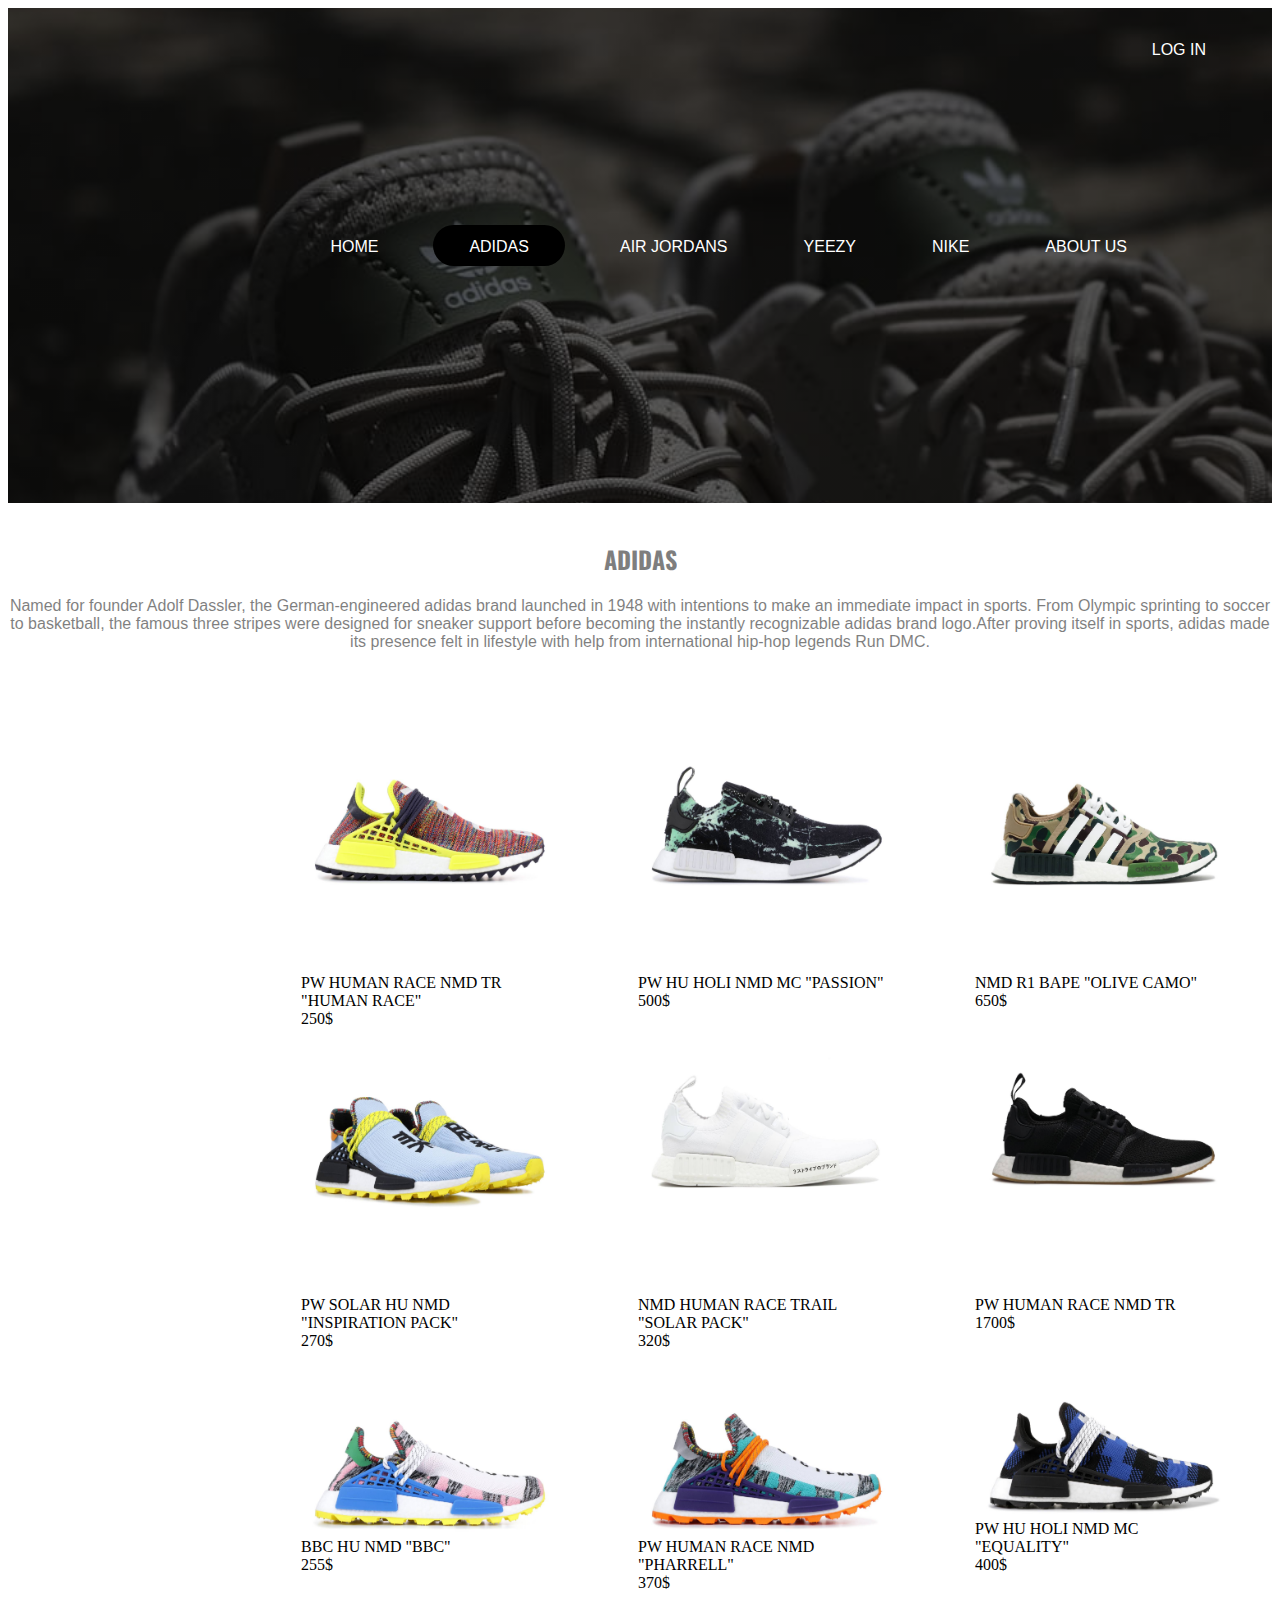
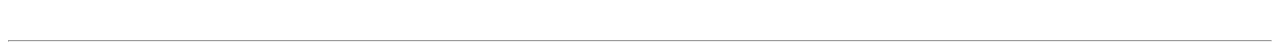
<file: adidas.html>
<!DOCTYPE html>
<html>      
   <head>
     <title>SNEAKERWORLD</title> 
     <link rel="stylesheet" href="sneakerworld.css">
     <meta charset="UTF-8">
     <link href="https://fonts.googleapis.com/css2?family=Oswald:wght@700&display=swap" rel="stylesheet">

  <style> 
  #mybox { 
    background-image:linear-gradient(rgba(0,0,0,0.6),rgba(0,0,0,0.6)),url(IMAGES/adidasbackground.jpg);
     background-size:cover;
      background-position:center; 
       height:55vh;
}

</style>
</head>
<body>
 
 
  <div id="mybox">
         <div id="login">
<a href="login.html" class="btn btnempty">LOG IN </a>
  </div>
    <div id="myboxtxt">
          <a href="index.html" class="btn btnempty">HOME</a>
	    <a href="adidas.html" class="btn btnfull">ADIDAS</a>
      <a href="airjordans.html" class="btn btnempty">AIR JORDANS</a>
      <a href="yeezy.html" class="btn btnempty">YEEZY</a>
	    <a href="nike.html" class="btn btnempty">NIKE</a>
       <a href="aboutus.html" class="btn btnempty">ABOUT US</a>


</div>

	   </div>
 
<br>
<h2>ADIDAS</h2>
<p>Named for founder Adolf Dassler, the German-engineered adidas brand launched in 1948 with intentions to make an immediate impact in sports. From Olympic sprinting to soccer to basketball, the famous three stripes were designed for sneaker support before becoming the instantly recognizable adidas brand logo.After proving itself in sports, adidas made its presence felt in lifestyle with help from international hip-hop legends Run DMC.</p>
  <div class="row">
    <div class="column">
      <img src="IMAGES/1-25.jpg" alt="yeezys" style="width:100%">
    </div>
  <div class="column">
      <img src="IMAGES/1-26.jpg" alt="yeezy1" style="width:100%">
  </div>
    <div class="column">
     <img src="IMAGES/1-27.jpg" alt="yeezy2" style="width:100%">
  </div>
</div>
  <div class="row">
    <div class="column">
      <div class="overlay">
        NMD R1 BAPE "OLIVE CAMO"
      <br> 650$
    </div>
  <img src="IMAGES/1-28.jpg" alt="YEEZY" style="width:100%">
</div>
  <div class="column">
      <div class="overlay">
        PW HU HOLI NMD MC "PASSION" 
      <br> 500$
    </div>
  <img src="IMAGES/1-29.jpg" alt="YEEZY2" style="width:100%">
</div>
  <div class="column">
     <div class="overlay">
      PW HUMAN RACE NMD TR "HUMAN RACE"
    <br> 250$
    </div>
    <img src="IMAGES/1-30.jpg" alt="YEEZY3" style="width:100%">
 </div>
</div>
<div class="row">
  <div class="column">
     <div class="overlay">
   PW HUMAN RACE NMD TR
    <br>1700$
    </div>
    <img src="IMAGES/1-31.jpg" alt="yeezys" style="width:100%">
<div class="overlay">
   PW HU HOLI NMD MC "EQUALITY"
    <br>400$
    </div>
  </div>
  <div class="column">
     <div class="overlay">
    NMD HUMAN RACE TRAIL "SOLAR PACK"
    <br> 320$
    </div>
    <img src="IMAGES/1-32.jpg" alt="Forest" style="width:100%">

    <div class="overlay">
   PW HUMAN RACE NMD "PHARRELL"
     <br> 370$
    </div>
  </div>

  <div class="column">
     <div class="overlay">
        PW SOLAR HU NMD "INSPIRATION PACK"

    <br>270$ 
    </div>
    <img src="IMAGES/1-33.jpg" alt="Mountains" style="width:100%">

     <div class="overlay">
    BBC HU NMD "BBC"
    <br> 255$
    </div>
  </div>
</div>
<hr>
 

 </body>
 </html>
</file>
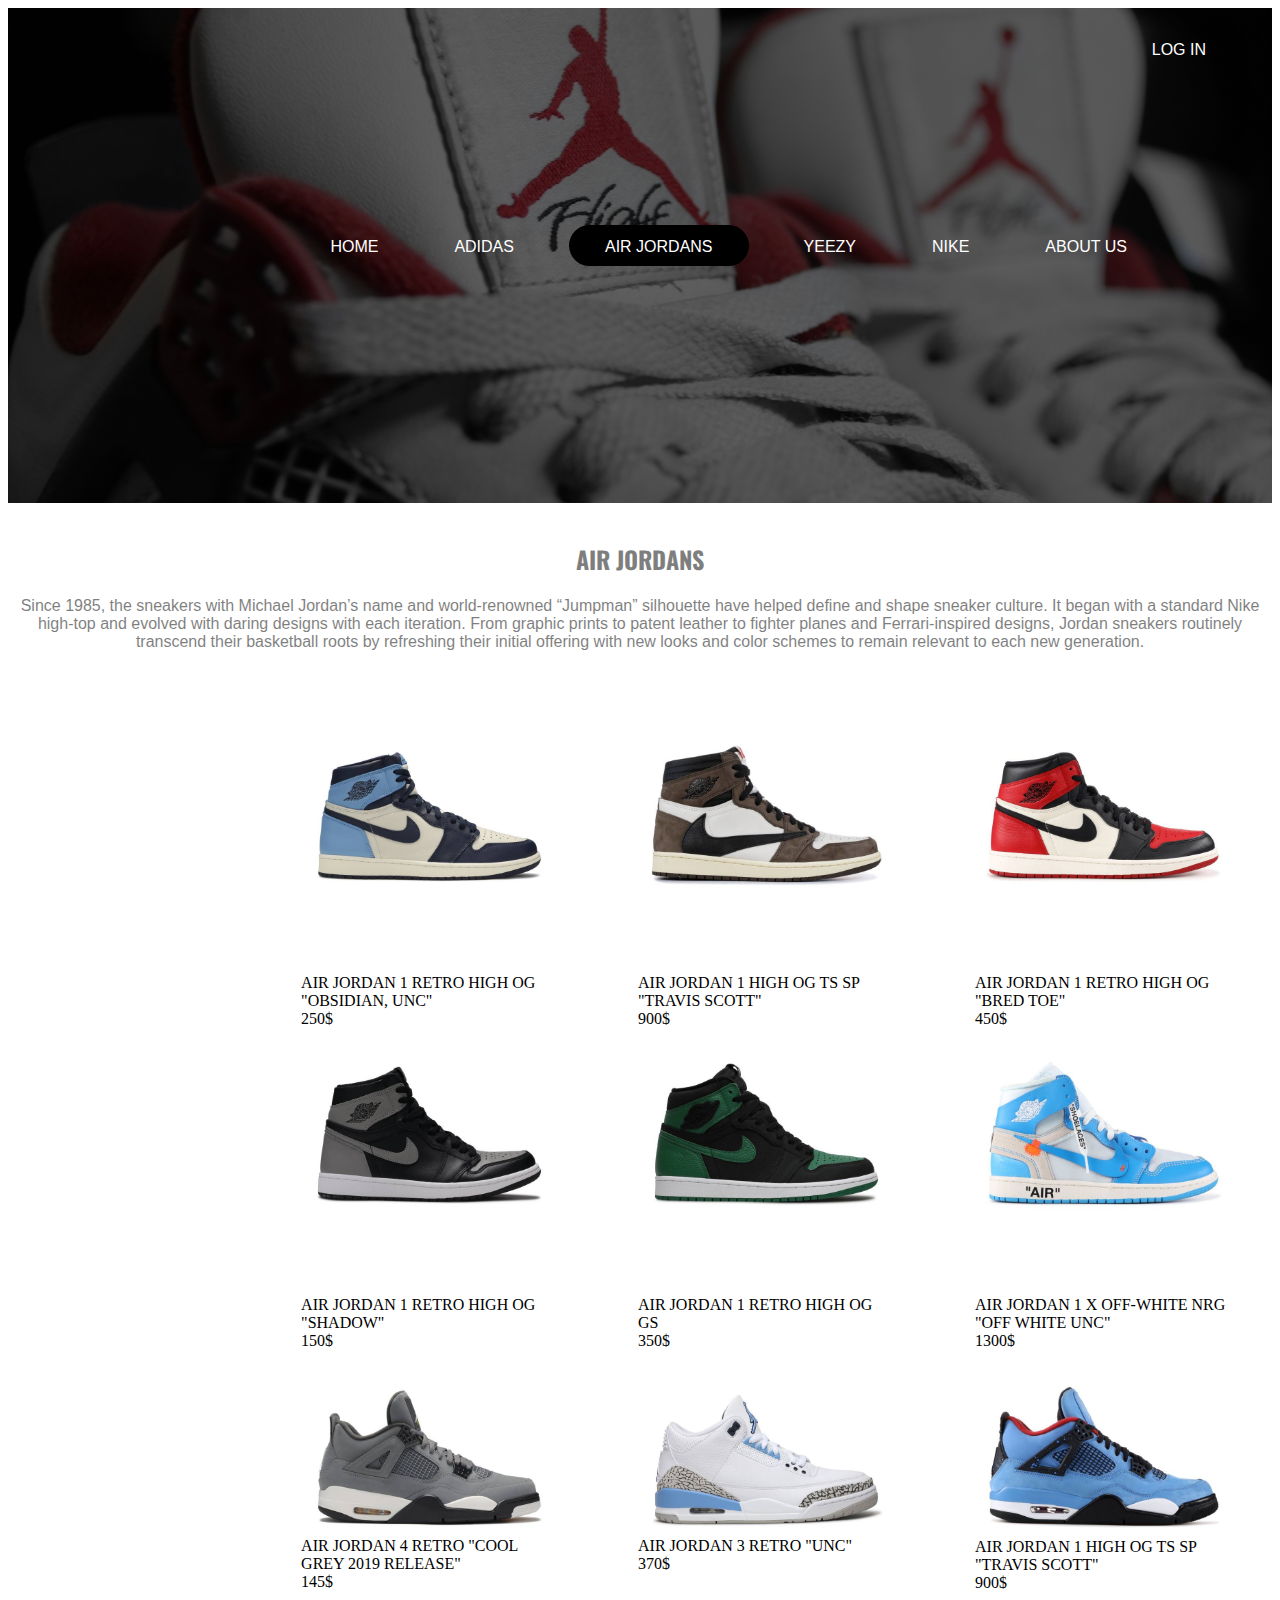
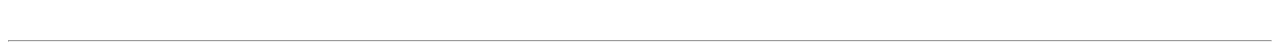
<file: airjordans.html>
<!DOCTYPE html>
<html>      
   <head>
     <title>SNEAKERWORLD</title> 
     <link rel="stylesheet" href="sneakerworld.css">
     <meta charset="UTF-8">
        <link href="https://fonts.googleapis.com/css2?family=Oswald:wght@700&display=swap" rel="stylesheet">
  </head>


<body>
   <style> 
  #mybox { 
    background-image:linear-gradient(rgba(0,0,0,0.6),rgba(0,0,0,0.6)),url(IMAGES/airbackground1.jpg);
     background-size:cover;
      background-position:center; 
       height:55vh;
}


</style>

 
 

  <div id="mybox">
     <div id="login">
<a href="login.html" class="btn btnempty">LOG IN </a>
  </div>
    <div id="myboxtxt">
      <a href="index.html" class="btn btnempty">HOME</a>
	    <a href="adidas.html" class="btn btnempty">ADIDAS</a>
      <a href="airjordans.html" class="btn btnfull">AIR JORDANS</a>
      <a href="yeezy.html" class="btn btnempty">YEEZY</a>
	    <a href="nike.html" class="btn btnempty">NIKE</a>   
       <a href="aboutus.html" class="btn btnempty">ABOUT US</a>
</div>
    </div>
  </div> 
<br>
<h2> AIR JORDANS </h2>
<p>Since 1985, the sneakers with Michael Jordan’s name and world-renowned “Jumpman” silhouette have helped define and shape sneaker culture. It began with a standard Nike high-top and evolved with daring designs with each iteration. From graphic prints to patent leather to fighter planes and Ferrari-inspired designs, Jordan sneakers routinely transcend their basketball roots by refreshing their initial offering with new looks and color schemes to remain relevant to each new generation.</p>
  <div class="row">
    <div class="column">
      <img src="IMAGES/1-14.jpg" alt="yeezys" style="width:100%">
    </div>
  <div class="column">
      <img src="IMAGES/1-10.jpg" alt="yeezy1" style="width:100%">
  </div>
    <div class="column">
     <img src="IMAGES/1-7.jpg" alt="yeezy2" style="width:100%">
  </div>
</div>
  <div class="row">
    <div class="column">
      <div class="overlay">
         AIR JORDAN 1 RETRO HIGH OG "BRED TOE"
      <br> 450$
    </div>
  <img src="IMAGES/1-11.jpg" alt="YEEZY" style="width:100%">
</div>
  <div class="column">
      <div class="overlay">
         AIR JORDAN 1 HIGH OG TS SP "TRAVIS SCOTT"
      <br> 900$
    </div>
  <img src="IMAGES/1-8.jpg" alt="YEEZY2" style="width:100%">
</div>
  <div class="column">
     <div class="overlay">
    AIR JORDAN 1 RETRO HIGH OG "OBSIDIAN, UNC"
    <br> 250$
    </div>
    <img src="IMAGES/1-9.jpg" alt="YEEZY3" style="width:100%">
 </div>
</div>
<div class="row">
  <div class="column">
     <div class="overlay">
    AIR JORDAN 1 X OFF-WHITE NRG "OFF WHITE UNC"
    <br>1300$
    </div>
    <img src="IMAGES/1-13.jpg" alt="yeezys" style="width:100%">
<div class="overlay">
    AIR JORDAN 1 HIGH OG TS SP "TRAVIS SCOTT"
    <br>900$
    </div>
  </div>
  <div class="column">
     <div class="overlay">
    AIR JORDAN 1 RETRO HIGH OG GS
    <br> 350$
    </div>
    <img src="IMAGES/1-15.jpg" alt="Forest" style="width:100%">

    <div class="overlay">
   AIR JORDAN 3 RETRO "UNC"
     <br> 370$
    </div>
  </div>

  <div class="column">
     <div class="overlay">
         AIR JORDAN 1 RETRO HIGH OG "SHADOW"

    <br>150$ 
    </div>
    <img src="IMAGES/1-12.jpg" alt="Mountains" style="width:100%">

     <div class="overlay">
    AIR JORDAN 4 RETRO "COOL GREY 2019 RELEASE"
    <br> 145$
    </div>
  </div>
</div>
<hr>
 

 </body>
 </html>
</file>
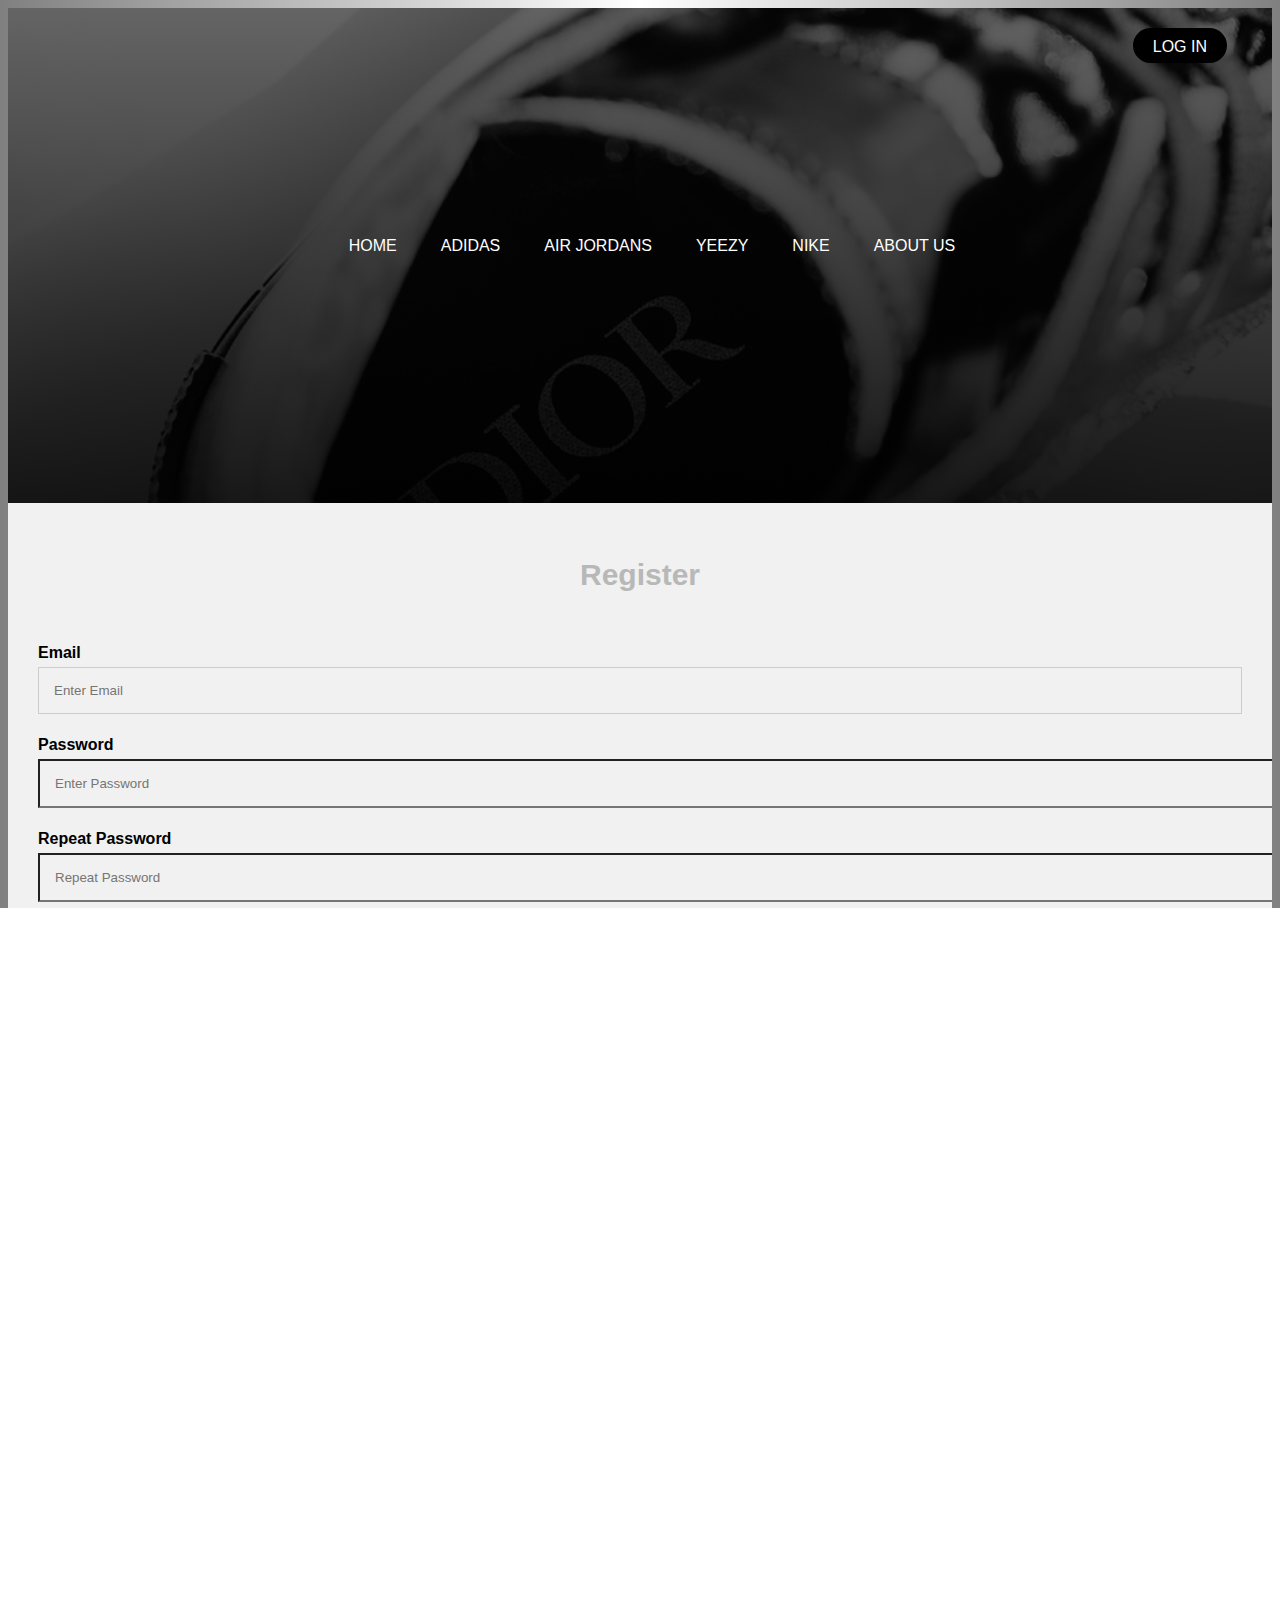
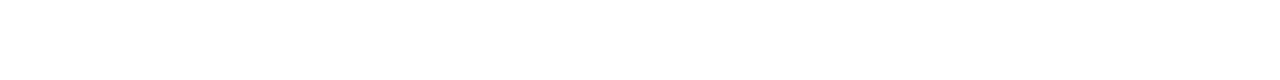
<file: login.html>
<!DOCTYPE html>
<html>
<head>
<title>SNEAKERWORLD</title>
 <link rel="stylesheet" href="sneakerworld.css">
 <link href="https://fonts.googleapis.com/css2?family=Oswald:wght@700&display=swap" rel="stylesheet">
 <meta charset="UTF-8">
<style>
  html {
    overflow: hidden;
    height: 100%;
}

  body {
 height: 100%;
    overflow: auto;
  background: linear-gradient(90deg, grey, white, grey);
}
#mybox{ 
   background-image:linear-gradient(rgba(0,0,0,0.6),rgba(0,0,0,0.9)),
   url("IMAGES/aboutus1.jpg");
     background-size:cover;
      background-position:cover; 
       height:55vh;
      top:auto;
}

#myboxtxt {
  position:relative;
   width:900px;
    left:23%;
     top:25%;
     padding: 20px 30px;
}

#mybox .btn {
  display:inline-block;
   padding:10px 20px;
    font-family:'Lato', Sans-Serif;
     font-weight:400;
      text-decoration:none;
       border-radius:400px;
        height:15px;
  }
.btnfull:link, .btnfull:visited {
  background-color:black;
  border:0px solid #e67e22;
  color:#fff;
  transition:background-color 0.2s, border 0.2s, color 0.2s;
  margin-right:15px;
  margin-left:15px;
  }
.btnempty:link, .btnempty:visited {
  border:1px solid ##ff0000;
  color: white;
  }
.btnfull:hover, .btnfull:active{
  background-color:#b05d14;
  border:1px solid #b05d14;
  } 
.btnempty:hover, .btnempty:active {
  background-color:black;
  border:1px solid #b05d14;
  color:#fff;
  }

h3 {
  font-size:300%;
  color: white;
   text-transform: uppercase;
    position: absolute;
    top: -80%; left: 57%;
    width: 90px;
    margin-top: 10px;
    letter-spacing:2px;
      font-weight:300;
     font-family: 'Oswald', sans-serif;
}
h2 {
  font-family:  sans-serif;
 font-size:100%;
color:grey;
text-align: center;

}

.fixed-bg3 {

  background-image: linear-gradient(rgba(0,0,0,0.6),rgba(0,0,0,0.9)),url("IMAGES/popsmoke.jpg");
  min-height: 500px;
  background-attachment: fixed;
  background-position: center;
  background-repeat: no-repeat;
  background-size: cover;
}
.fixed-bg {
  background-image: url("IMAGES/back1.jpg");
  min-height: 500px;
  background-attachment: fixed;
  background-position: center;
  background-repeat: no-repeat;
  background-size: cover;
}
form {
  border: 4px solid #f1f1f1;
}
.container {
  padding: 20px;
  background-color: #f1f1f1;
}
input[type=text], input[type=submit] {
  width: 100%;
  padding: 12px;
  margin: 8px 0;
  display: inline-block;
  border: 1px solid #ccc;
  box-sizing: border-box;
}
input[type=checkbox] {
  margin-top: 16px;
}


input[type=submit] {
  background-color: black;
  color: white;
  border: none;
}

input[type=submit]:hover {
  opacity: 0.8;
}

.container {
  padding: 26px;
}


input[type=text], input[type=password] {
  width: 100%;
  padding: 15px;
  margin: 5px 0 22px 0;
  display: inline-block;
  background: #f1f1f1;
}

input[type=text]:focus, input[type=password]:focus {
  background-color: #ddd;

}
hr {
  border: 1px solid #f1f1f1;
  margin-bottom: 25px;
}
.registerbtn {
  background-color: black;
  color: white;
  padding: 16px 20px;
  margin: 8px 0;
  border: none;
  cursor: pointer;
  width: 100%;
  opacity: 0.9;
  border-radius: 5px;
}

.registerbtn:hover {
  opacity:1;
  background-color: #b05d14;

}

}
.signin {
  background-color: #f1f1f1;
  text-align: center;
}
 b { 
 font-family: Arial, Helvetica, sans-serif;
 }


</style>
</head>
<body>
  <div id="mybox"> 
        <div id="login">
<a href="login.html" class="btn btnfull">LOG IN </a>
  </div>
    <div id="myboxtxt">
      
      
      <a href="index.html" class="btn btnempty">HOME</a>
      <a href="adidas.html" class="btn btnempty">ADIDAS</a>
      <a href="airjordans.html" class="btn btnempty">AIR JORDANS</a>
      <a href="yeezy.html" class="btn btnempty">YEEZY</a>
      <a href="nike.html" class="btn btnempty">NIKE</a>
      <a href="aboutus.html" class="btn btnempty">ABOUT US</a>
 
  </div> 
</div>
  </div>
  </div> 
 </div> 


<div class="fixed-bg">
<form action="action_page.php">
  <div class="container">
    <h2  style="font-size:30px;">Register</h2>
    <hr>

    <label for="email"><b>Email</b></label>
    <input type="text" placeholder="Enter Email" name="email" required>

    <label for="psw"><b>Password</b></label>
    <input type="password" placeholder="Enter Password" name="psw" required>

    <label for="psw-repeat"><b>Repeat Password</b></label>
    <input type="password" placeholder="Repeat Password" name="psw-repeat" required>
    <hr>

    <p>By creating an account you agree to our Terms & Privacy</a>.</p>
    <button type="submit" class="registerbtn">Register</button>
  </div>

  <div class="container signin">
    <p>Already have an account? <a href="#">Sign in</a>.</p>
  </div>
</form>
 </div>
</div>
</div>


<div class="fixed-bg">
</div>

</body>
</html>
</file>
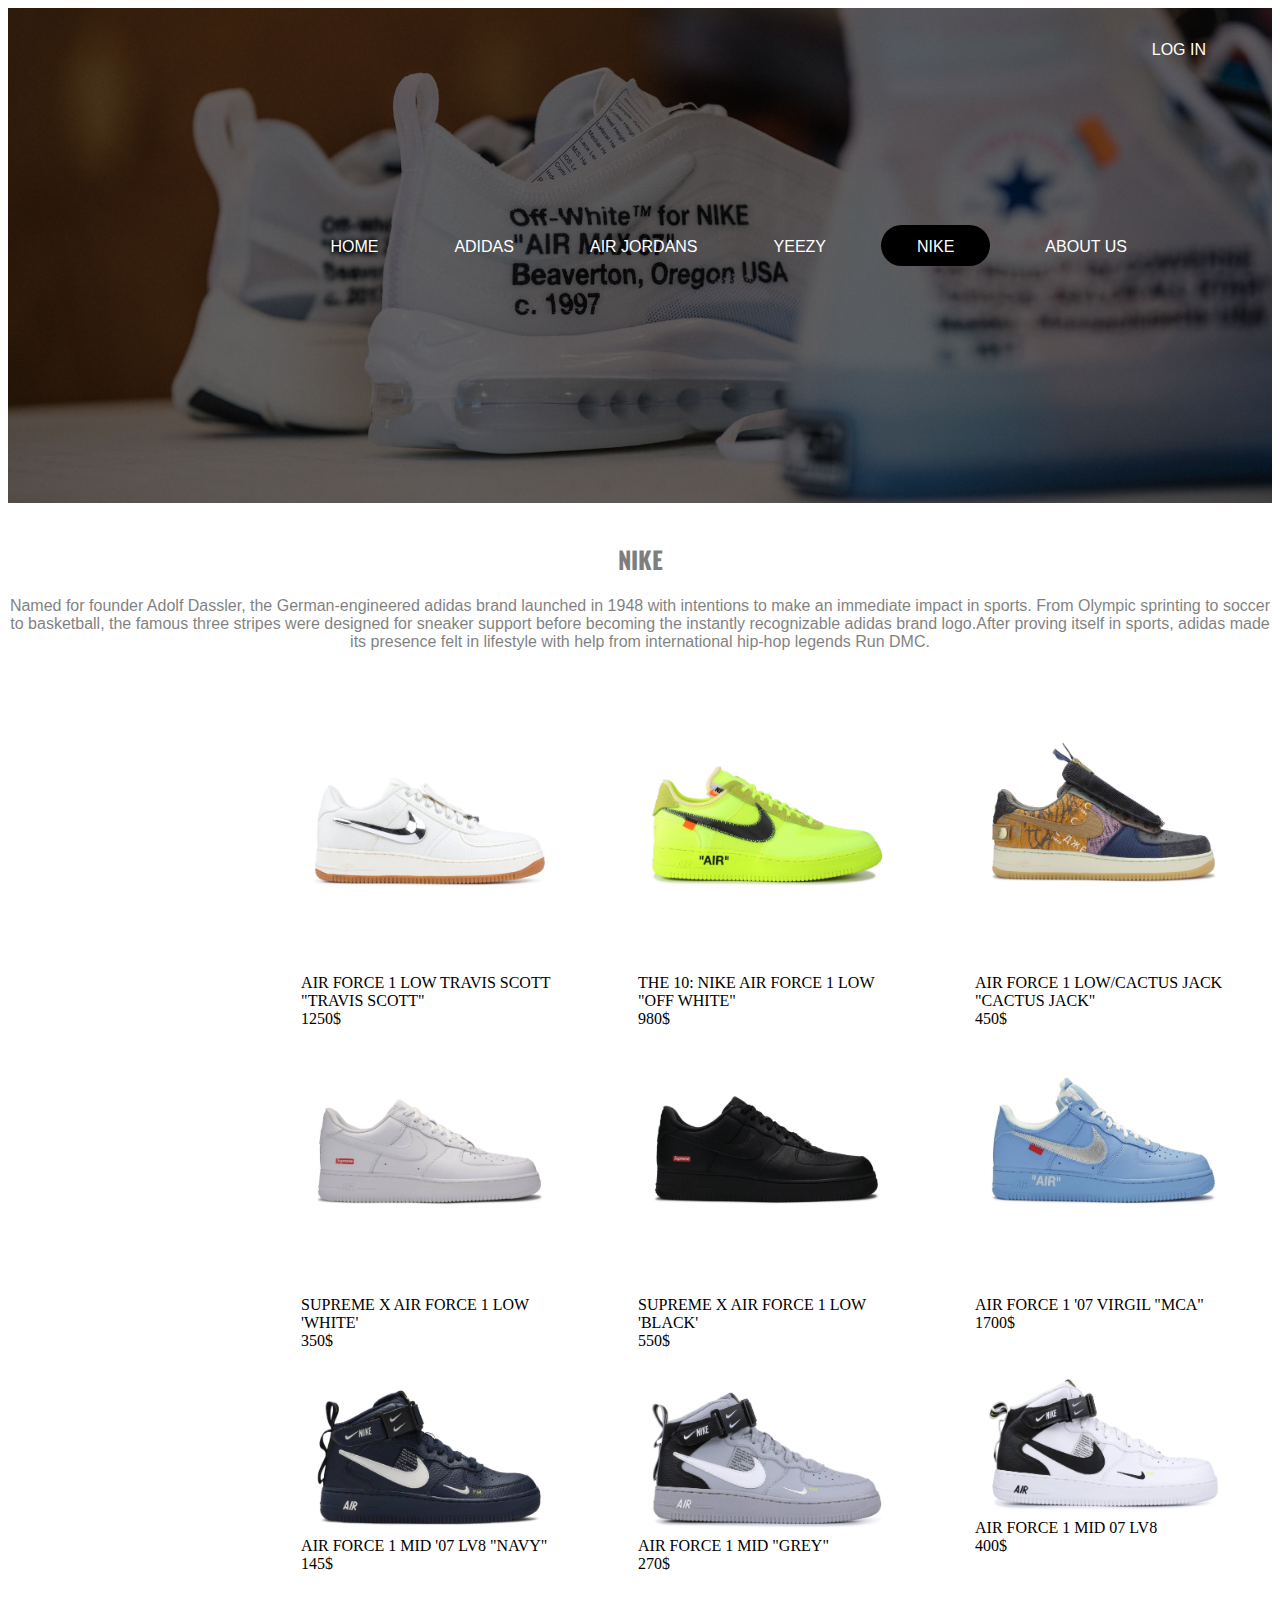
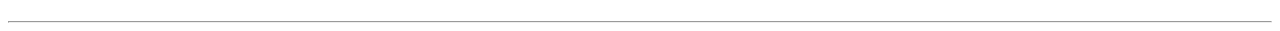
<file: nike.html>
<!DOCTYPE html>
<html>      
   <head>
     <title>SNEAKERWORLD</title> 
     <link rel="stylesheet" href="sneakerworld.css">
     <meta charset="UTF-8">
        <link href="https://fonts.googleapis.com/css2?family=Oswald:wght@700&display=swap" rel="stylesheet">
  </head>


<body>
   <style> 
  #mybox { 
    background-image:linear-gradient(rgba(0,0,0,0.6),rgba(0,0,0,0.6)),url(IMAGES/nikebackground.jpg);
     background-size:cover;
      background-position:center; 
       height:55vh;
}

 </style>

 
  <div id="mybox">
             <div id="login">
<a href="login.html" class="btn btnempty">LOG IN </a>
  </div>
    <div id="myboxtxt">
      <a href="index.html" class="btn btnempty">HOME</a>
      <a href="adidas.html" class="btn btnempty">ADIDAS</a>
      <a href="airjordans.html" class="btn btnempty">AIR JORDANS</a>
      <a href="yeezy.html" class="btn btnempty">YEEZY</a>
      <a href="nike.html" class="btn btnfull">NIKE</a>
       <a href="aboutus.html" class="btn btnempty">ABOUT US</a>
      </div>
    </div>
  </div> 
<br>

<h2>NIKE</h2>
<p>Named for founder Adolf Dassler, the German-engineered adidas brand launched in 1948 with intentions to make an immediate impact in sports. From Olympic sprinting to soccer to basketball, the famous three stripes were designed for sneaker support before becoming the instantly recognizable adidas brand logo.After proving itself in sports, adidas made its presence felt in lifestyle with help from international hip-hop legends Run DMC.</p>

  <div class="row">
    <div class="column">
      <img src="IMAGES/1-16.jpg" alt="yeezys" style="width:100%">
    </div>
  <div class="column">
      <img src="IMAGES/1-17.jpg" alt="yeezy1" style="width:100%">
  </div>
    <div class="column">
     <img src="IMAGES/1-18.jpg" alt="yeezy2" style="width:100%">
  </div>
</div>
  <div class="row">
    <div class="column">
      <div class="overlay">
         AIR FORCE 1 LOW/CACTUS JACK "CACTUS JACK"
      <br> 450$
    </div>
  <img src="IMAGES/1-19.jpg" alt="YEEZY" style="width:100%">
</div>
  <div class="column">
      <div class="overlay">
         THE 10: NIKE AIR FORCE 1 LOW "OFF WHITE"
      <br> 980$
    </div>
  <img src="IMAGES/1-20.jpg" alt="YEEZY2" style="width:100%">
</div>
  <div class="column">
     <div class="overlay">
    AIR FORCE 1 LOW TRAVIS SCOTT "TRAVIS SCOTT"
    <br> 1250$
    </div>
    <img src="IMAGES/1-21.jpg" alt="YEEZY3" style="width:100%">
 </div>
</div>
<div class="row">
  <div class="column">
     <div class="overlay">
    AIR FORCE 1 '07 VIRGIL "MCA"
    <br>1700$
    </div>
    <img src="IMAGES/1-22.jpg" alt="yeezys" style="width:100%">
<div class="overlay">
   AIR FORCE 1 MID 07 LV8
    <br>400$
    </div>
  </div>
  <div class="column">
     <div class="overlay">
    SUPREME X AIR FORCE 1 LOW 'BLACK'
    <br> 550$
    </div>
    <img src="IMAGES/1-23.jpg" alt="Forest" style="width:100%">

    <div class="overlay">
   AIR FORCE 1 MID "GREY"
     <br> 270$
    </div>
  </div>

  <div class="column">
     <div class="overlay">
        SUPREME X AIR FORCE 1 LOW 'WHITE'

    <br>350$ 
    </div>
    <img src="IMAGES/1-24.jpg" alt="Mountains" style="width:100%">

     <div class="overlay">
    AIR FORCE 1 MID '07 LV8 "NAVY"
    <br> 145$
    </div>
  </div>
</div>




<hr>
 

 </body>
 </html>
</file>
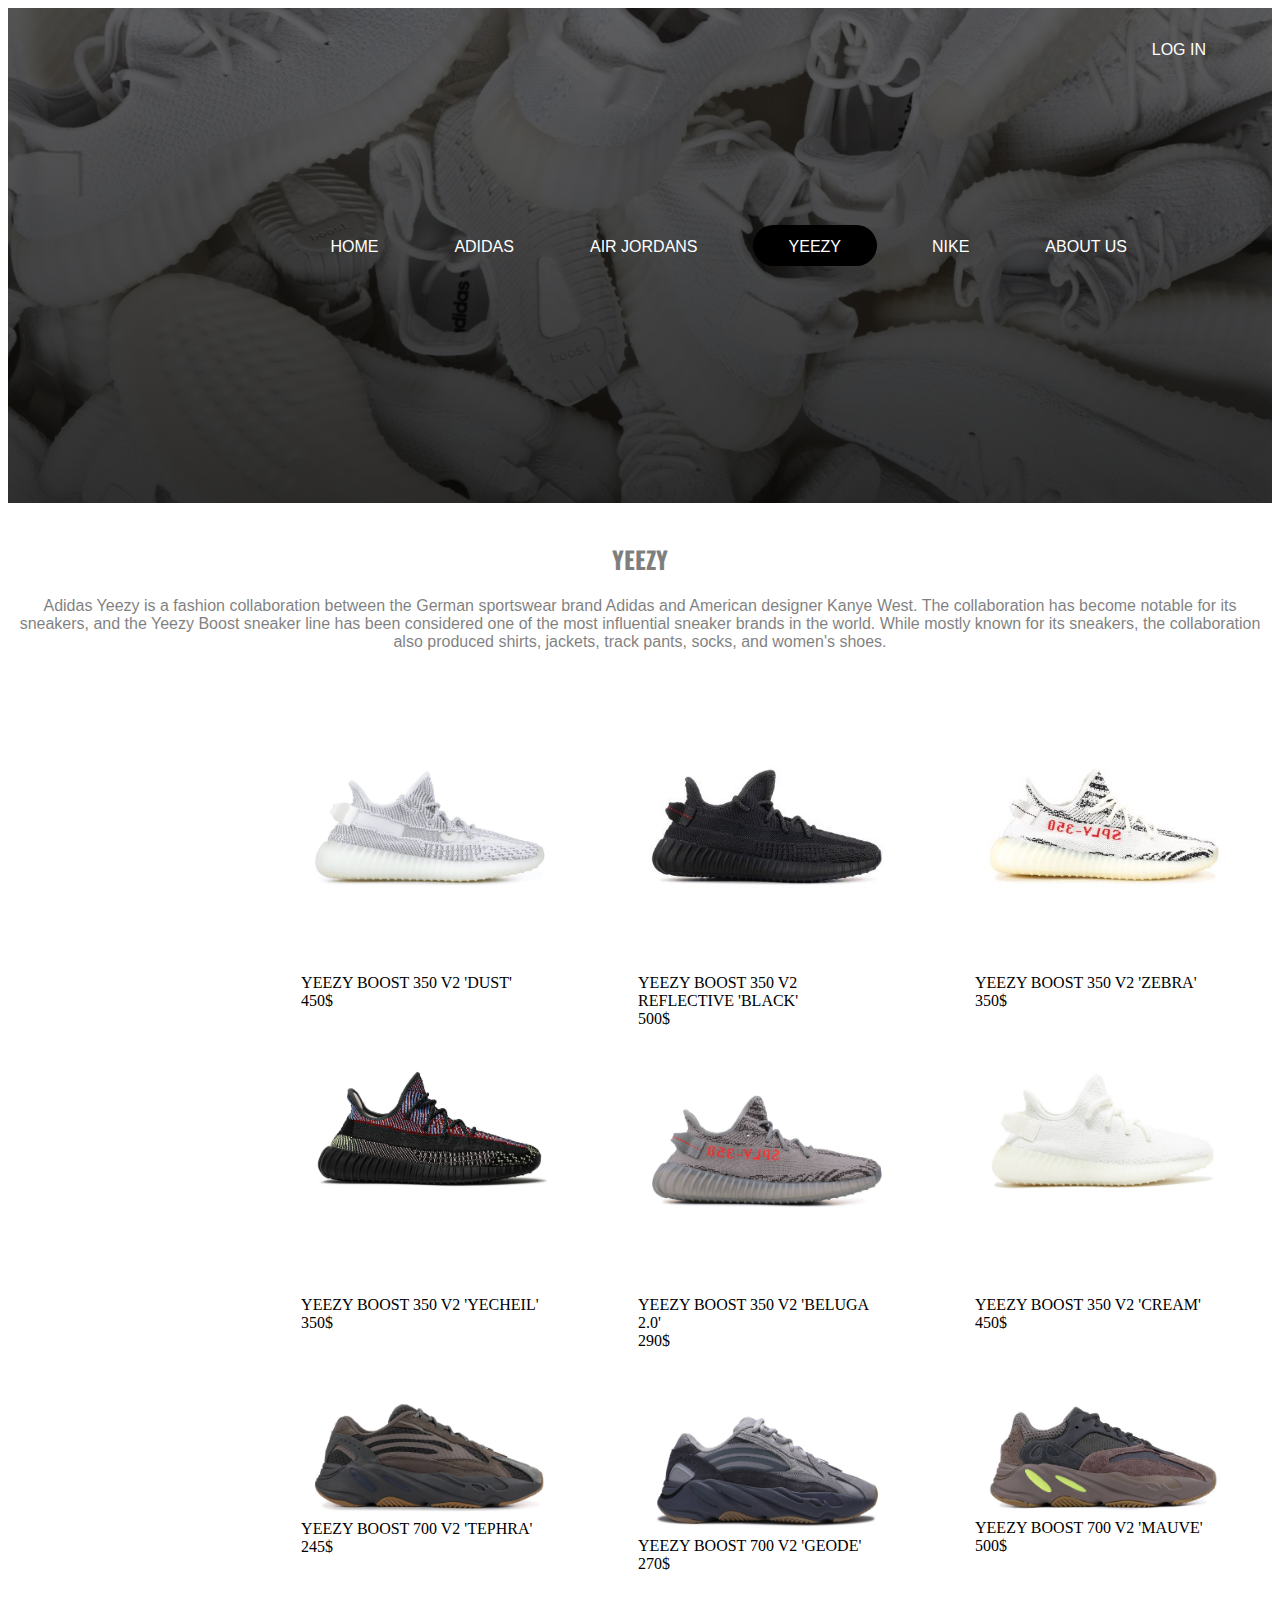
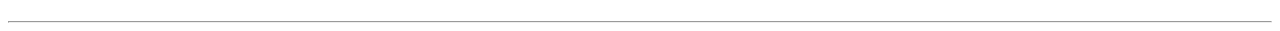
<file: yeezy.html>
<!DOCTYPE html>
<html>      
   <head>
     <title>SNEAKERWORLD</title> 
     <link rel="stylesheet" href="sneakerworld.css">
     <meta charset="UTF-8">
        <link href="https://fonts.googleapis.com/css2?family=Oswald:wght@700&display=swap" rel="stylesheet">
  </head>
<body>

  <div id="mybox">
  <div id="login">
<a href="login.html" class="btn btnempty">LOG IN </a>
  </div>




    <div id="myboxtxt">
          <a href="index.html" class="btn btnempty">HOME</a>
	    <a href="adidas.html" class="btn btnempty">ADIDAS</a>
      <a href="airjordans.html" class="btn btnempty">AIR JORDANS</a>
      <a href="yeezy.html" class="btn btnfull">YEEZY</a>
	    <a href="nike.html" class="btn btnempty">NIKE</a>
       <a href="aboutus.html" class="btn btnempty">ABOUT US</a>
     
         
    </div>
  </div> 
  <br>
<h2>YEEZY</h2>
<p> Adidas Yeezy is a fashion collaboration between the German sportswear brand Adidas and American designer Kanye West. The collaboration has become notable for its sneakers, and the Yeezy Boost sneaker line has been considered one of the most influential sneaker brands in the world. While mostly known for its sneakers, the collaboration also produced shirts, jackets, track pants, socks, and women's shoes.</p>
  <div class="row">
    <div class="column">
      <img src="IMAGES/yeezy.jpg" alt="yeezys" style="width:100%">
    </div>
  <div class="column">
      <img src="IMAGES/yeezy1.jpg" alt="yeezy1" style="width:100%">
  </div>
    <div class="column">
     <img src="IMAGES/yeezy2.jpg" alt="yeezy2" style="width:100%">
  </div>
</div>
  <div class="row">
    <div class="column"> 
      <div class="overlay">
         YEEZY BOOST 350 V2 'ZEBRA' 
      <br> 350$
    </div>
  <img src="IMAGES/1.jpg" alt="YEEZY" style="width:100%">
</div>
  <div class="column">
      <div class="overlay">
         YEEZY BOOST 350 V2 REFLECTIVE 'BLACK' 
      <br> 500$
    </div>
  <img src="IMAGES/1-5.jpg" alt="YEEZY2" style="width:100%">
</div>
  <div class="column">
     <div class="overlay">
     YEEZY BOOST 350 V2 'DUST'  
    <br> 450$
    </div>
    <img src="IMAGES/1-1.jpg" alt="YEEZY3" style="width:100%">
 </div>
</div>
<div class="row">
  <div class="column">  
     <div class="overlay">
    YEEZY BOOST 350 V2 'CREAM'
    <br>450$
    </div>
    <img src="IMAGES/1-2.jpg" alt="yeezys" style="width:100%">
<div class="overlay">
    YEEZY BOOST 700 V2 'MAUVE'
    <br>500$
    </div>
  </div>
  <div class="column">
     <div class="overlay">
    YEEZY BOOST 350 V2 'BELUGA 2.0'
    <br> 290$
    </div>
    <img src="IMAGES/1-4.jpg" alt="Forest" style="width:100%">

    <div class="overlay">
     YEEZY BOOST 700 V2 'GEODE'
     <br> 270$
    </div>
  </div>

  <div class="column">
     <div class="overlay">
         YEEZY BOOST 350 V2 'YECHEIL'
    <br>350$ 
    </div>
    <img src="IMAGES/1-3.jpg" alt="Mountains" style="width:100%">

     <div class="overlay">
    YEEZY BOOST 700 V2 'TEPHRA'
    <br> 245$
    </div>
  </div>
</div>

<hr>


 </body>
 </html>
</file>
<file: sneakerworld.css>
body { 
 background-color: white;
}
 #login {
 text-align: right;
padding: 20px 30px;


 }

#mybox{ 
   background-image:linear-gradient(rgba(0,0,0,0.6),rgba(0,0,0,0.8)),url("IMAGES/yeezybackground2.jpg");
     background-size:cover;
      background-position:cover; 
       height:55vh;
      top:auto;
}
#myboxtxt {
	position:absolute;
	 width:900px;
	  left:23%;
	   top:25%;

}

#mybox .btn {
	display:inline-block;
	 padding:13px 36px;
	  font-family:'Lato', Sans-Serif;
	   font-weight:400;
	    text-decoration:none;
	     border-radius:400px;
        height:15px;
	}
.btnfull:link, .btnfull:visited {
	background-color:black;
	border:0px solid #e67e22;
	color:#fff;
	transition:background-color 0.2s, border 0.2s, color 0.2s;
	margin-right:15px;
	margin-left:15px;
	}
.btnempty:link, .btnempty:visited {
	border:1px solid ##ff0000;
	color: white;
	}
.btnfull:hover, .btnfull:active{
	background-color:#b05d14;
	border:1px solid #b05d14;
	}	
.btnempty:hover, .btnempty:active {
	background-color:black;
	border:1px solid #b05d14;
	color:#fff;
	}



.column {
	position:static;
  float: right;
  width: 20.33%;
  padding: 40px;
}
.row:after {
  content: "";
  clear: both;
  display: table;
}
a { 
  color:black;
   }
   p { 
      text-align: center;
      font:sans-serif;
      opacity: 0.5;
      font-family: sans-serif;
    }
    h2 {
    	text-align: center;
    	opacity: 0.5;
    	color: black;
      font-family: 'Oswald', sans-serif; 
    }
</file>
